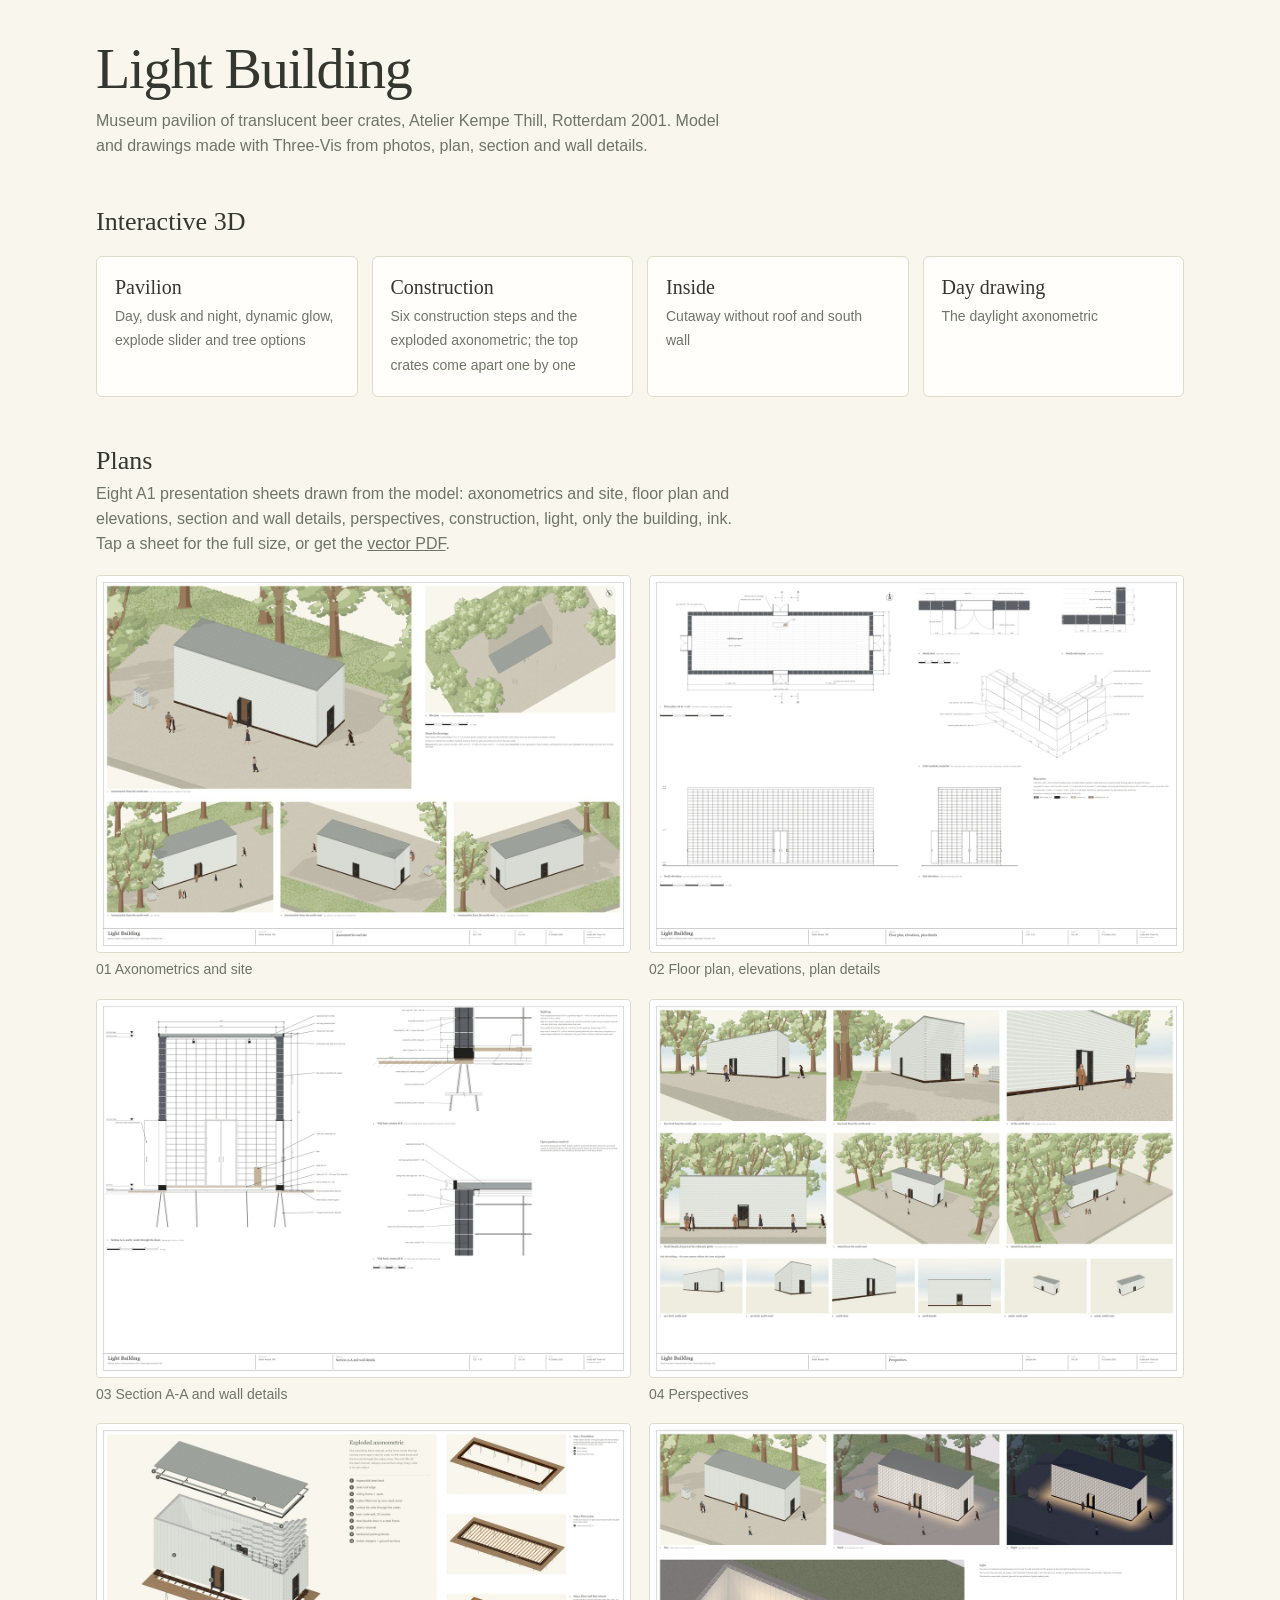
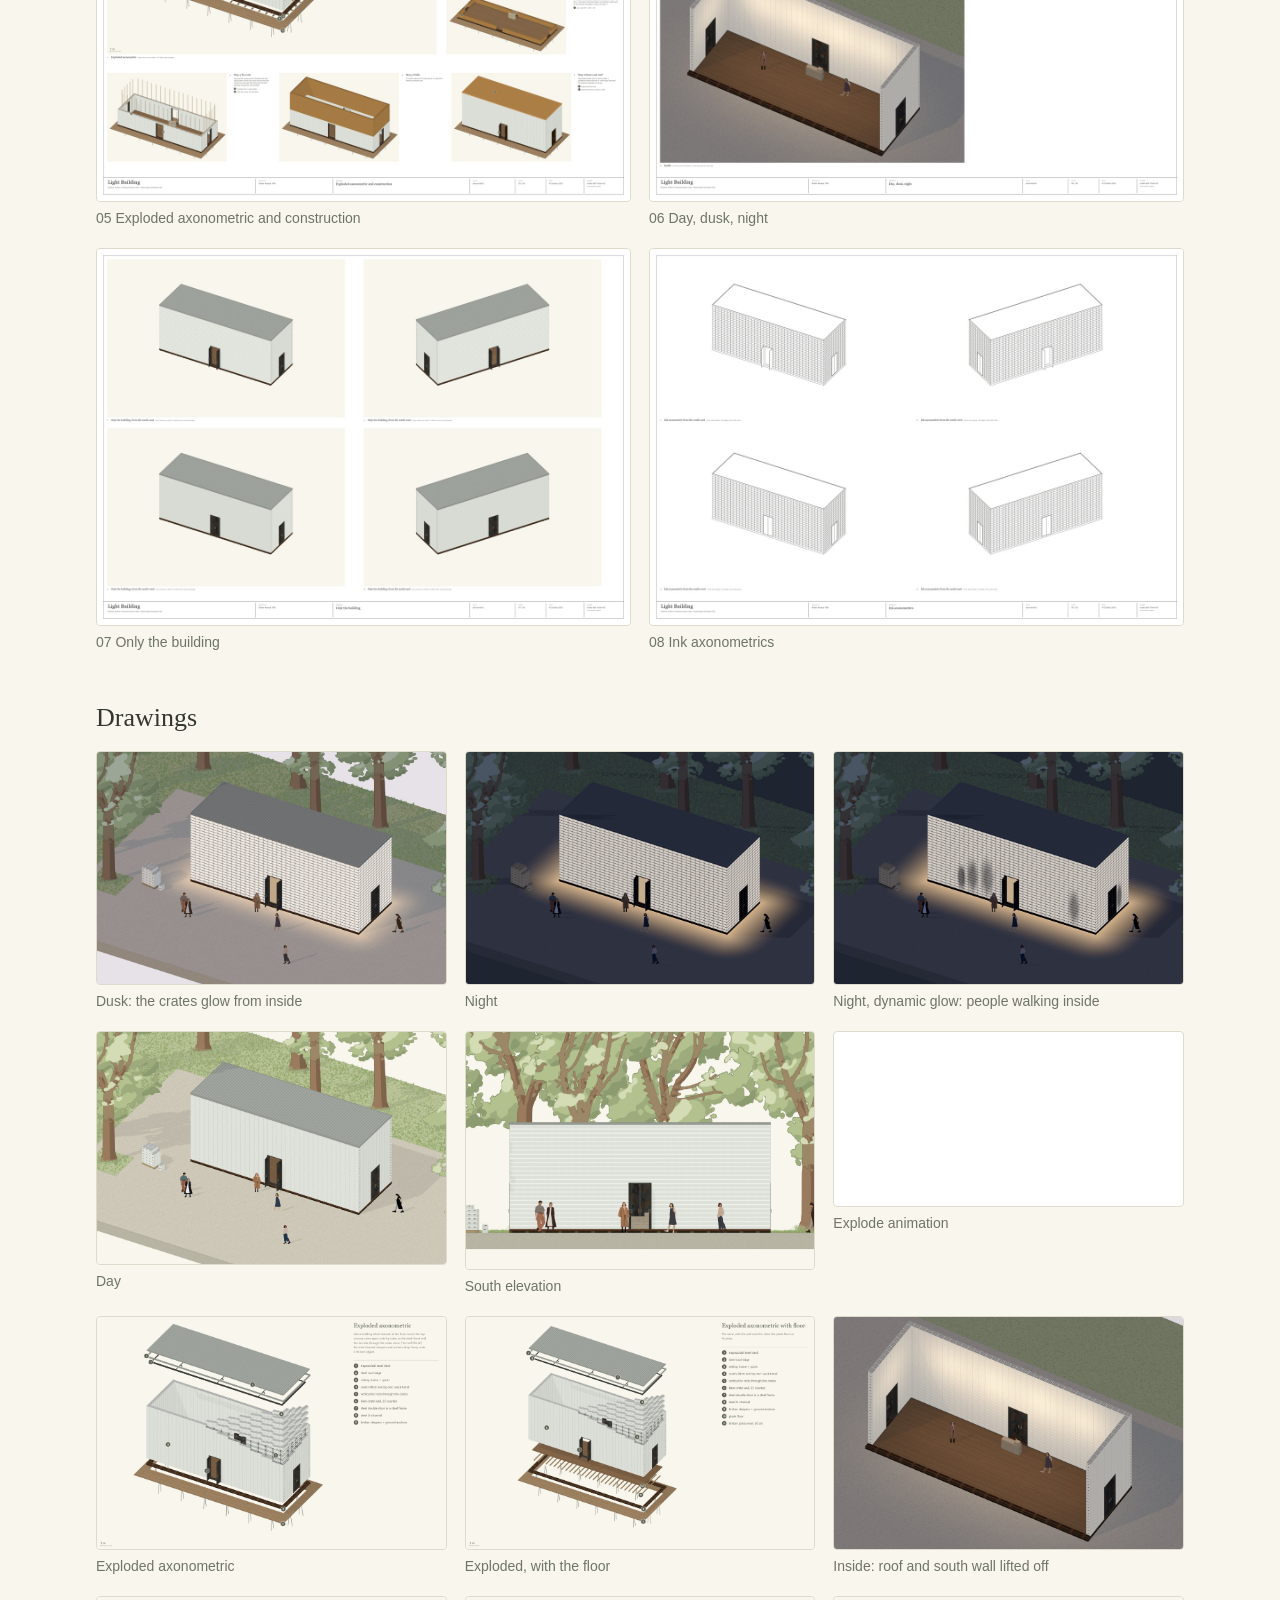
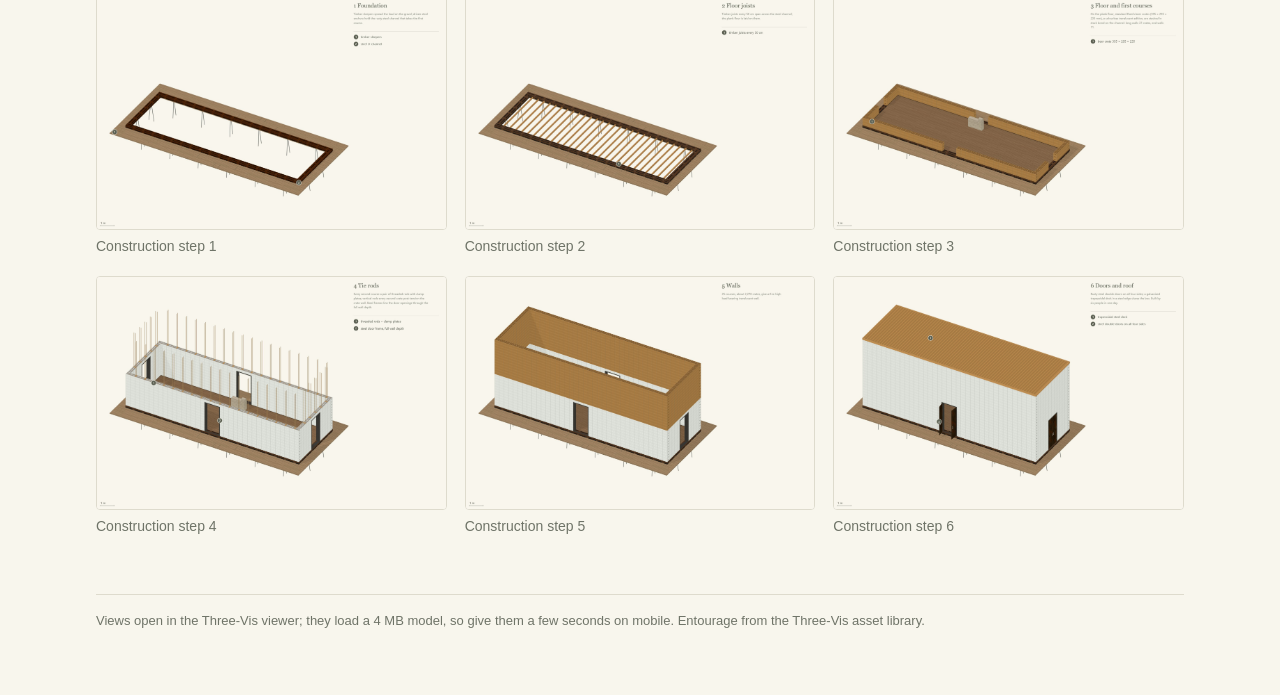
<file: index.html>
<!doctype html>
<html lang="en">
<head>
<meta charset="utf-8">
<meta name="viewport" content="width=device-width, initial-scale=1">
<title>Light Building</title>
<meta name="description" content="Axonometric drawings and interactive 3D views of the Light Building, Atelier Kempe Thill, Rotterdam 2001.">
<style>
  :root { --paper: #f8f6ed; --ink: #34372f; --muted: #6f7468; --rule: #dedbcd; --card: #fffefa; }
  @media (prefers-color-scheme: dark) { :root { --paper: #1d1f1b; --ink: #ecebe3; --muted: #a7aa9f; --rule: #3a3d36; --card: #262823; } }
  * { box-sizing: border-box; }
  body { margin: 0; background: var(--paper); color: var(--ink); font: 16px/1.55 "Segoe UI", "Helvetica Neue", Arial, sans-serif; }
  main { max-width: 1120px; margin: 0 auto; padding: 40px 16px 64px; }
  h1 { font: 400 clamp(34px, 6vw, 56px)/1.05 Georgia, "Times New Roman", serif; margin: 0 0 10px; letter-spacing: -0.02em; }
  h2 { font: 400 26px/1.2 Georgia, "Times New Roman", serif; margin: 48px 0 6px; }
  .lede { color: var(--muted); max-width: 640px; margin: 0; }
  .views { display: grid; grid-template-columns: repeat(auto-fill, minmax(240px, 1fr)); gap: 14px; margin-top: 18px; }
  .views a { display: block; padding: 18px; background: var(--card); border: 1px solid var(--rule); border-radius: 6px; color: inherit; text-decoration: none; }
  .views a:hover, .views a:focus-visible { border-color: var(--ink); }
  .views strong { display: block; font: 400 20px/1.25 Georgia, serif; margin-bottom: 4px; }
  .views span { color: var(--muted); font-size: 14px; }
  .gallery { display: grid; grid-template-columns: repeat(auto-fill, minmax(320px, 1fr)); gap: 18px; margin-top: 18px; }
  figure { margin: 0; }
  figure img, figure video { width: 100%; height: auto; display: block; border-radius: 4px; border: 1px solid var(--rule); background: #fff; }
  figcaption { color: var(--muted); font-size: 14px; margin-top: 6px; }
  .lede a, figure a { color: inherit; }
  .plans { grid-template-columns: repeat(auto-fill, minmax(420px, 1fr)); }
  @media (max-width: 480px) { .plans { grid-template-columns: 1fr; } }
  footer { color: var(--muted); font-size: 13px; margin-top: 56px; border-top: 1px solid var(--rule); padding-top: 16px; }
</style>
</head>
<body>
<main>
  <h1>Light Building</h1>
  <p class="lede">Museum pavilion of translucent beer crates, Atelier Kempe Thill, Rotterdam 2001. Model and drawings made with Three-Vis from photos, plan, section and wall details.</p>

  <h2>Interactive 3D</h2>
  <div class="views">
    <a href="pavilion/"><strong>Pavilion</strong><span>Day, dusk and night, dynamic glow, explode slider and tree options</span></a>
    <a href="construction/"><strong>Construction</strong><span>Six construction steps and the exploded axonometric; the top crates come apart one by one</span></a>
    <a href="inside/"><strong>Inside</strong><span>Cutaway without roof and south wall</span></a>
    <a href="day/"><strong>Day drawing</strong><span>The daylight axonometric</span></a>
  </div>

  <h2>Plans</h2>
  <p class="lede">Eight A1 presentation sheets drawn from the model: axonometrics and site, floor plan and elevations, section and wall details, perspectives, construction, light, only the building, ink. Tap a sheet for the full size, or get the <a href="plans/Light-Building-plan-set.pdf">vector PDF</a>.</p>
  <div class="gallery plans" id="plans"></div>

  <h2>Drawings</h2>
  <div class="gallery" id="gallery"></div>

  <footer>Views open in the Three-Vis viewer; they load a 4 MB model, so give them a few seconds on mobile. Entourage from the Three-Vis asset library.</footer>
</main>
<script>
  // sheets from plans/list.json (thumb, full, caption), written when the site is built
  fetch('plans/list.json').then(r => r.json()).then(items => {
    const plans = document.getElementById('plans');
    for (const { thumb, full, caption } of items) {
      const figure = document.createElement('figure'), link = document.createElement('a'), img = document.createElement('img');
      Object.assign(link, { href: 'plans/' + full }); Object.assign(img, { src: 'plans/' + thumb, alt: caption, loading: 'lazy' });
      const text = document.createElement('figcaption'); text.textContent = caption;
      link.append(img); figure.append(link, text); plans.append(figure);
    }
  });
  // filled from images/list.json (file, caption), written when the site is built
  fetch('images/list.json').then(r => r.json()).then(items => {
    const gallery = document.getElementById('gallery');
    for (const { file, caption } of items) {
      const figure = document.createElement('figure');
      const media = document.createElement(file.endsWith('.mp4') ? 'video' : 'img');
      if (media.tagName === 'VIDEO') Object.assign(media, { src: 'images/' + file, autoplay: true, loop: true, muted: true, playsInline: true });
      else Object.assign(media, { src: 'images/' + file, alt: caption, loading: 'lazy' });
      const text = document.createElement('figcaption'); text.textContent = caption;
      figure.append(media, text); gallery.append(figure);
    }
  });
</script>
</body>
</html>
</file>
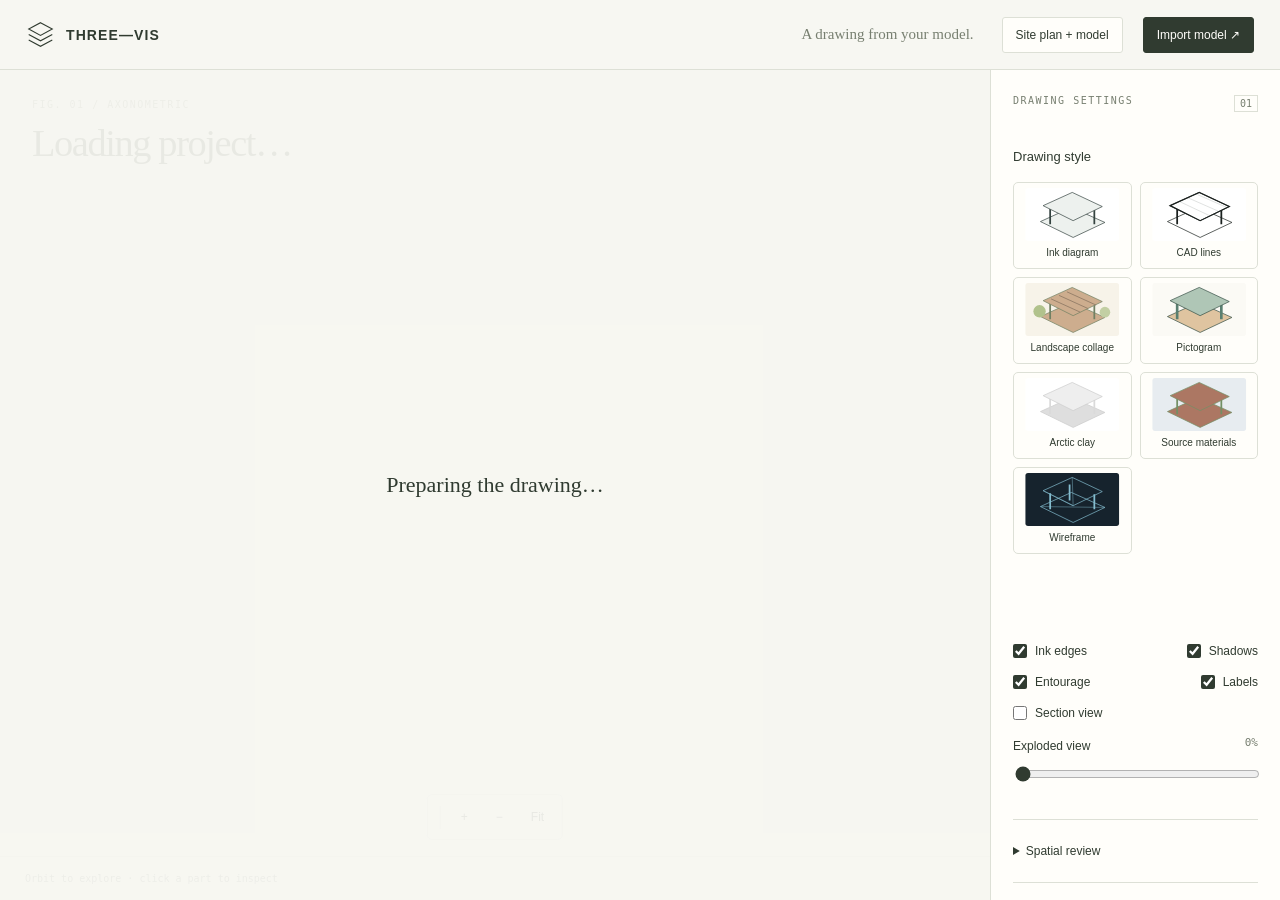
<file: construction/index.html>
<!doctype html>
<html lang="en">
<head><script>if(!new URLSearchParams(location.search).has("project")){const u=new URL(location.href);u.searchParams.set("project","./drawing/project.json");location.replace(u)}</script>
  <meta charset="UTF-8" />
  <meta name="viewport" content="width=device-width, initial-scale=1" />
  <meta name="theme-color" content="#f7f7f2" />
  <title>Three-Vis · Visualization studio</title>
  <script type="module" crossorigin src="./assets/index-Dm8mKTQe.js"></script>
  <link rel="modulepreload" crossorigin href="./assets/project-XMrHUXPR.js">
  <link rel="modulepreload" crossorigin href="./assets/people-BdehatUe.js">
  <link rel="stylesheet" crossorigin href="./assets/index-C4XE0jFF.css">
</head>
<body data-offline-viewer="true">
  <main id="app">
    <header class="topbar">
      <a class="brand" href="./" aria-label="Three-Vis home"><svg viewBox="0 0 32 32" aria-hidden="true"><path d="M16 3 29 10 16 17 3 10Z M3 16 16 23 29 16 M3 22 16 29 29 22"/></svg><span>THREE—VIS</span></a>
      <span class="topbar-caption">A drawing from your model.</span>
      <nav id="example-nav" aria-label="Example studies" hidden><a data-example="collage">Garden</a><a data-example="pavilion">Assembly</a><a data-example="pictogram">Pictogram</a></nav>
      <button id="library-button" hidden>Asset library</button>
      <button id="site-button">Site plan + model</button>
      <button id="import-button" class="primary">Import model <span aria-hidden="true">↗</span></button>
      <input id="file-input" type="file" multiple hidden />
    </header>
    <section class="work-area">
      <section class="drawing" aria-label="Drawing sheet">
        <div class="sheet-heading"><span class="eyebrow" id="sheet-number">FIG. 01 / AXONOMETRIC</span><h1 id="title">Loading project…</h1><p id="subtitle"></p><div id="sequence-bar" hidden aria-label="Assembly sequence"><span id="sequence-caption"></span><div id="sequence-buttons"></div></div></div>
        <div id="viewport"></div>
        <div id="loading" role="status">Preparing the drawing…</div><div id="explode-rail" hidden><span class="rail-label">Explode</span><input id="explode-drag" type="range" min="0" max="100" value="0" aria-label="Explode: slide to take the building apart" /><button id="explode-play" aria-label="Play the explode animation">▶</button></div>
        <div class="drawing-tools" aria-label="View controls"><div id="views"></div><span class="separator"></span><button id="zoom-in" aria-label="Zoom in">+</button><button id="zoom-out" aria-label="Zoom out">−</button><button id="fit">Fit</button></div>
        <div class="sheet-footer"><span id="selection">Orbit to explore · click a part to inspect</span><span id="stats"></span></div>
      </section>
      <aside class="settings" aria-label="Visualization settings">
        <div class="panel-heading"><span class="eyebrow">DRAWING SETTINGS</span><span class="small-tag">01</span></div>
        <section class="control-section"><h2>Drawing style</h2><label for="look" class="sr-only">Drawing style</label><select id="look" class="sr-only"><option value="diagram">Ink diagram</option><option value="cad">CAD lines</option><option value="collage">Landscape collage</option><option value="pictogram">Pictogram</option><option value="clay">Arctic clay</option><option value="original">Source materials</option><option value="wireframe">Wireframe</option></select><div id="style-cards" aria-label="Drawing styles"></div><p id="look-description" class="small-copy"></p><div class="check-row"><label><input type="checkbox" id="edges" checked /> Ink edges</label><label><input type="checkbox" id="shadows" checked /> Shadows</label></div><div class="check-row"><label><input type="checkbox" id="entourage" checked /> Entourage</label><label><input type="checkbox" id="annotations" checked /> Labels</label></div><label id="triangles-row" class="check-label" hidden><input type="checkbox" id="triangles" /> Show mesh triangles</label><div id="pen-options" hidden><div class="check-row"><label><input type="checkbox" id="outline" /> Outline</label><label><input type="checkbox" id="grain" /> Ground grain</label></div><label class="check-label"><input type="checkbox" id="line-staffage" /> Line staffage (vector trees, people)</label></div><label class="check-label"><input type="checkbox" id="section" /> Section view</label><div id="time-row" hidden><h3 class="control-label">Time of day</h3><div id="times" class="segmented" role="group" aria-label="Time of day"></div><label class="check-label" id="dynamic-row" hidden><input type="checkbox" id="dynamic" /> Dynamic glow: flicker, people inside</label></div><label for="explode">Exploded view <output id="explode-value">0%</output></label><input id="explode" type="range" min="0" max="100" value="0" /><div id="explode-groups" class="check-row" hidden></div></section>
        <details id="pen-section" class="control-section" hidden><summary>Line weights <span class="muted">mm</span></summary><div id="pens"></div><label for="pen-scale" class="pen-scale-label">Line scale <output id="pen-scale-value"></output></label><input id="pen-scale" type="range" min="3" max="20" step="0.5" value="7.5" /><label for="outline-step" class="pen-scale-label">Outline depth step <output id="outline-step-value"></output></label><input id="outline-step" type="range" min="0.02" max="1" step="0.01" value="0.15" /><p class="small-copy">Outline: contours of volumes. Edge: other model lines. Fine: dense or small parts (crates, window bars, hardware). Each layer picks its pen under Layers; Auto uses Fine for dense or small parts.</p></details><details id="layout-section" class="control-section spatial-review"><summary>Spatial review</summary><p id="layout-status" class="small-copy" role="status"></p><button id="check-layout">Check layout</button><label class="check-label"><input id="layout-markers" type="checkbox" /> Show conflict markers</label><ol id="layout-findings"></ol><ul id="layout-warnings"></ul><p class="small-copy">Checks walking routes, tree roots and tagged people’s footing. Review findings against the intended design.</p></details>
        <section class="control-section" id="show-section"><h2>Show</h2><div id="layer-groups"></div><div id="kinds"></div><div id="variant-row" hidden><h3 class="control-label">Trees</h3><div id="variants" class="segmented wrap" role="group" aria-label="Tree option"></div></div><label id="tree-opacity-row" hidden>Tree opacity <output id="tree-opacity-value">1.00</output><input id="tree-opacity" type="range" min="0.2" max="1" step="0.05" value="1" /></label><button id="only-building" class="quiet">Only the building</button></section><details class="control-section"><summary>Layers <span class="muted" id="layer-count"></span></summary><div id="layers"></div></details>
        <section class="control-section" id="scatter-section" hidden><h2>Planting scatter</h2><div id="scatter-areas"></div><p class="small-copy">Collage and source looks. Adaptive size grows distant plants so they stay readable instead of turning into pixel noise.</p></section>
        <section class="control-section" id="step-section" hidden><h2>Sequence</h2><div class="step-tools"><button id="prev-step" aria-label="Previous step">←</button><span id="step-counter"></span><button id="next-step" aria-label="Next step">→</button></div><h3 id="step-title"></h3><p class="small-copy" id="step-text"></p><button id="overview">Show overview</button></section>
        <section class="control-section"><h2>Export drawing</h2><div class="export-size"><label>Width<input id="export-width" type="number" min="64" max="8192" value="2400" /></label><span>×</span><label>Height<input id="export-height" type="number" min="64" max="8192" value="1800" /></label></div><label for="export-background">Background</label><select id="export-background"><option value="paper">Paper (drawing colour)</option><option value="white">White</option><option value="transparent">Transparent</option></select><label for="export-quality">Quality</label><select id="export-quality"><option value="standard">Standard</option><option value="high">High (2× supersampled)</option><option value="ultra">Ultra (3× supersampled)</option></select><div class="button-row"><button id="export-png" class="primary">Save PNG ↗</button><button id="export-svg">Save SVG ↗</button></div><button id="save-project" class="quiet">Save drawing settings</button></section>
        <details class="control-section import-settings"><summary>Import settings</summary><p class="small-copy">Set source units and orientation before importing. Include textures and sidecar files in the selection.</p><label for="import-units">Source units</label><select id="import-units"><option value="m">Metres</option><option value="mm">Millimetres</option><option value="cm">Centimetres</option><option value="ft">Feet</option><option value="in">Inches</option><option value="auto">Read from Rhino 3DM</option></select><label for="import-up">Up axis</label><select id="import-up"><option value="Y">Y up (glTF)</option><option value="Z">Z up (Rhino / CAD)</option></select></details>
        <details id="warnings-section" class="control-section" hidden><summary>Import notes</summary><ul id="warnings"></ul></details>
        <div class="panel-footnote">Imported geometry. Your drawing language.</div>
      </aside>
    </section>
    <div id="message" role="status" hidden></div>
  </main>
  <dialog id="library-dialog" aria-labelledby="library-title">
    <div class="library-heading"><div><span class="eyebrow">BIBLIOTHEK / STAFFAGE</span><h2 id="library-title">Choose an existing asset</h2></div><button id="library-close" aria-label="Close asset library">Close</button></div>
    <form id="library-search-form" class="library-filters"><label>Search<input id="library-query" type="search" placeholder="People, trees, furniture…" /></label><label>Category<select id="library-category"><option value="">All categories</option></select></label><label>Style<select id="library-style"><option value="">All styles</option></select></label><button type="submit">Search</button></form>
    <div class="library-options"><label class="check-label"><input id="library-usable" type="checkbox" checked /> Show formats Three-Vis can use</label><label>Collection<select id="library-collection"><option value="">All collections</option></select></label><label>Pose<select id="library-pose"><option value="">Any pose</option><option>standing</option><option>walking</option><option>sitting</option><option>running</option><option>lying</option><option>cycling</option></select></label><label>Facing<select id="library-facing"><option value="">Any facing</option><option>left</option><option>right</option><option>front</option><option>back</option></select></label><label>Drawing<select id="library-drawing"><option value="">Any drawing</option><option>figurative</option><option>character</option><option>silhouette</option><option>line</option></select></label></div>
    <p id="library-status" class="small-copy" role="status"></p><div id="library-results"></div>
    <div class="library-pagination"><button id="library-prev">Previous</button><span id="library-page" class="small-copy"></span><button id="library-next">Next</button></div>
    <form id="library-place-form" hidden>
      <h3 id="library-selected"></h3><p id="library-source" class="small-copy"></p>
      <div class="library-placement"><label>Use as<select id="library-use"><option value="person">Person</option><option value="tree">Tree</option><option value="planting">Plant</option><option value="entourage">Other entourage</option><option value="texture">Layer texture</option><option value="model">3D model</option></select></label><label id="library-height-label">Height (m)<input id="library-height" type="number" min="0.01" step="0.01" value="1.75" required /></label><label>X (m)<input id="library-x" type="number" step="any" value="0" required /></label><label>Y (m)<input id="library-y" type="number" step="any" value="0" required /></label><label>Z (m)<input id="library-z" type="number" step="any" value="0" required /></label><label>Rotation (°)<input id="library-rotation" type="number" step="any" value="0" required /></label></div>
      <div id="library-texture-controls" class="library-placement" hidden><label>Layer<select id="library-layer"></select></label><label>Repeat<input id="library-repeat" type="number" min="0.01" max="10000" step="any" value="4" /></label><label>Tile width (m)<input id="library-texture-size" type="number" min="0.001" max="1000" step="any" placeholder="unscaled" /></label><label><input id="library-hatch" type="checkbox" checked /> Line hatch for diagram</label></div>
      <div id="library-model-controls" class="library-placement" hidden><label>Source units<select id="library-units"><option value="m">Metres</option><option value="mm">Millimetres</option><option value="cm">Centimetres</option><option value="auto">Rhino document units</option></select></label><label>Source up axis<select id="library-up"><option value="Y">Y up</option><option value="Z">Z up</option></select></label></div>
      <div id="library-human-controls" class="library-placement" hidden><label>Pose<select id="library-human-pose"><option value="">Not set</option><option>standing</option><option>walking</option><option>sitting</option><option>running</option><option>lying</option><option>cycling</option></select></label><label>Facing<select id="library-human-facing"><option value="">Not set</option><option>left</option><option>right</option><option>front</option><option>back</option></select></label><label>Age<select id="library-human-age"><option value="">Not set</option><option>child</option><option>adult</option><option>elderly</option></select></label><label>Figures<select id="library-human-grouping"><option value="">Not set</option><option>single</option><option>group</option></select></label><label>Drawing<select id="library-human-drawing"><option value="">Not set</option><option>figurative</option><option>character</option><option>silhouette</option><option>line</option></select></label><button id="library-human-save" type="button">Save person tags</button></div>
      <div class="button-row"><button id="library-add" class="primary" type="submit">Add to drawing</button></div><p id="library-save-status" class="small-copy" role="status"></p>
    </form>
  </dialog>
  <dialog id="site-dialog" aria-labelledby="site-title">
    <div class="library-heading"><h2 id="site-title">Combine a site plan and model</h2><button id="site-close" type="button">Close</button></div>
    <form id="site-form">
      <p class="small-copy">Use an image of the site plan or a CAD plan. Set the full plan size in metres, then mark the building spot. Source models remain intact.</p>
      <div class="site-inputs"><label>Plan image<input id="site-image" type="file" accept="image/png,image/jpeg,image/webp,image/svg+xml" /></label><label>Building model + sidecars (optional)<input id="site-model-files" type="file" multiple /></label><label>CAD site plan + sidecars (optional)<input id="site-cad-files" type="file" multiple /></label><button id="site-prepare" type="button">Read model files</button></div>
      <p class="small-copy">New CAD files use the source units/up axis in Import settings; 3DM reads document units. Read new model files before combining.</p>
      <div class="library-placement"><label>Building model<select id="site-building"></select></label><label>CAD site-plan model<select id="site-cad-model"></select></label><label>Placement<select id="site-placement-mode"><option value="point">Clicked point</option><option value="cad">Named CAD marker layer</option></select></label><label>CAD marker layer<select id="site-marker-layer"></select></label><label>Plan width (m)<input id="site-width" type="number" min="0.01" step="any" value="40" required /></label><label>Plan depth (m)<input id="site-depth" type="number" min="0.01" step="any" value="30" required /></label><label>Ground elevation (m)<input id="site-elevation" type="number" step="any" value="0" required /></label><label>Model yaw (°)<input id="site-yaw" type="number" step="any" value="0" required /></label><label>Grass coverage<select id="site-grass"><option value="regions">Marked grass areas</option><option value="all">Whole site except exclusions</option><option value="none">Keep the plan alone</option></select></label></div>
      <p class="small-copy">Model anchor is a point in normalized Y-up metres before placement. Its origin is the default; use the model's known ground anchor if different.</p>
      <div class="library-placement"><label>Plan yaw (degrees)<input id="site-plan-yaw" type="number" step="any" value="0" required /></label><label>Terrain model<select id="site-terrain-model"><option value="">Flat floor</option></select></label><label>Terrain surface layer<select id="site-terrain-layer"></select></label><label>Plan offset above terrain (m)<input id="site-terrain-offset" type="number" min="0" max="1" step="0.001" value="0.01" required /></label></div>
      <p class="small-copy">Choose an imported terrain surface to drape the floor, masks and plants onto its mesh. Terrain holes remain open; placement must lie on the selected surface.</p>
      <div class="library-placement"><label>Anchor X (m)<input id="site-anchor-x" type="number" step="any" value="0" required /></label><label>Anchor Y (m)<input id="site-anchor-y" type="number" step="any" value="0" required /></label><label>Anchor Z (m)<input id="site-anchor-z" type="number" step="any" value="0" required /></label><label>Marker U (0–1)<input id="site-u" type="number" min="0" max="1" step="any" /></label><label>Marker V (0–1)<input id="site-v" type="number" min="0" max="1" step="any" /></label><label>Mark on plan<select id="site-tool"><option value="marker">Building spot</option><option value="grass">Grass region</option><option value="water">Water region</option><option value="exclude">Road / no planting region</option></select></label></div>
      <canvas id="site-canvas" width="900" height="675" aria-label="Site plan placement and vegetation areas"></canvas>
      <p class="small-copy">Click a building spot. For regions, click the polygon corners and finish the region. Mark roads and paved areas as exclusions. U/V starts at the image's top-left.</p>
      <div class="button-row"><button id="site-finish-region" type="button">Finish region</button><button id="site-clear-regions" type="button">Clear regions</button></div>
      <div class="library-placement"><label>Scatter an existing plant<select id="site-plant"></select></label><label>Plant spacing (m)<input id="site-spacing" type="number" min="0.2" step="any" value="2" required /></label></div>
      <label>Maximum plants<input id="site-max-plants" type="number" min="1" max="2000" step="1" value="300" required /></label>
      <p id="site-status" class="small-copy" role="status"></p><button id="site-apply" class="primary" type="submit">Combine and grow vegetation</button>
      <p class="small-copy">Browser imports stay local. Save drawing settings and retain the original files, or use the site-plan CLI command for a portable project.</p>
    </form>
  </dialog>
</body>
</html>
</file>
<file: construction/assets/index-C4XE0jFF.css>
:root{color:#303b30;font-synthesis:none;--ink:#303b30;--rule:#dde0d6;--muted:#777f70;--accent:#2d5cdb;background:#f7f7f2;font-family:Arial,Helvetica,sans-serif}*{box-sizing:border-box}body{margin:0}button,input,select{font:inherit}button,a,select,input{outline-offset:4px}button{border:1px solid var(--rule);color:var(--ink);cursor:pointer;white-space:nowrap;background:#fffefa;border-radius:3px;padding:10px 13px;font-size:12px}button:hover{border-color:var(--ink)}button:disabled{opacity:.4;cursor:default}button.active,.primary{background:var(--ink);color:#fffefa;border-color:var(--ink)}input[type=checkbox]{accent-color:var(--ink);width:14px;height:14px;margin:0}input[type=range]{width:100%;accent-color:var(--ink);margin-top:12px}select,input[type=number]{border:1px solid var(--rule);width:100%;color:var(--ink);background:#fffefa;border-radius:3px;padding:10px 9px;font-size:12px}select{margin-top:8px}h1,h2,h3,p{margin:0}h1{letter-spacing:-1.4px;font-family:Georgia,serif;font-size:clamp(28px,3vw,43px);font-weight:400;line-height:1.1}h2{margin-bottom:18px;font-size:13px;font-weight:500}h3{margin:16px 0 8px;font-family:Georgia,serif;font-size:19px;font-weight:400}label,summary{cursor:pointer;font-size:12px}.topbar{border-bottom:1px solid var(--rule);justify-content:space-between;align-items:center;gap:20px;height:70px;padding:0 26px;display:flex}.brand{color:var(--ink);letter-spacing:1.1px;align-items:center;gap:11px;font-size:14px;font-weight:600;text-decoration:none;display:flex}.brand svg{fill:none;width:29px;height:29px;stroke:var(--ink);stroke-width:1.2px}.topbar-caption{color:var(--muted);margin-left:auto;margin-right:25px;font-family:Georgia,serif;font-size:15px}.work-area{grid-template-columns:minmax(0,1fr) 290px;height:calc(100dvh - 70px);min-height:580px;display:grid}.drawing{position:relative;overflow:hidden}.sheet-heading{z-index:2;pointer-events:none;position:absolute;top:29px;left:32px}.eyebrow{letter-spacing:1.5px;color:var(--muted);margin-bottom:12px;font-family:monospace;font-size:10px;display:block}.sheet-heading p{color:var(--muted);max-width:500px;margin-top:10px;font-size:12px;line-height:1.5}#viewport{position:absolute;inset:105px 0 46px}#viewport canvas{touch-action:none;width:100%;height:100%;display:block}.annotation-layer{pointer-events:none;width:100%;height:100%;position:absolute;inset:0}.drawing-tools{border:1px solid var(--rule);background:#fffefaed;border-radius:5px;align-items:center;gap:2px;padding:5px;display:flex;position:absolute;bottom:60px;left:50%;transform:translate(-50%);box-shadow:0 2px 12px #303b3008}.drawing-tools #views{gap:2px;display:flex}.drawing-tools button{background:0 0;border-color:#0000;padding:9px 12px}.drawing-tools button.active{background:var(--ink);color:#fff}.separator{background:var(--rule);width:1px;height:23px;margin:0 5px}.sheet-footer{color:var(--muted);border-top:1px solid var(--rule);justify-content:space-between;gap:12px;padding:16px 25px;font-family:monospace;font-size:10px;display:flex;position:absolute;bottom:0;left:0;right:0}.settings{border-left:1px solid var(--rule);background:#fffefa;padding:25px 22px 0;overflow-y:auto}.panel-heading{justify-content:space-between;align-items:flex-start;margin-bottom:10px;display:flex}.small-tag{color:var(--muted);border:1px solid var(--rule);padding:2px 5px;font-family:monospace;font-size:10px}.control-section{border-bottom:1px solid var(--rule);padding:21px 0}.check-row{justify-content:space-between;margin:17px 0;display:flex}.check-row label,.check-label,.layer-row label{align-items:center;gap:8px;display:flex}.check-label{margin:13px 0 16px}output{float:right;color:var(--muted);font-family:monospace;font-size:11px}.layer-row{justify-content:space-between;align-items:center;gap:10px;margin:14px 0;display:flex}.layer-swatch{background:#d0d8c4;border:1px solid #303b3022;border-radius:50%;flex-shrink:0;width:9px;height:9px}.muted{color:var(--muted);float:right;font-family:monospace;font-size:11px}.small-copy{color:var(--muted);font-size:12px;line-height:1.65}.step-tools{justify-content:space-between;align-items:center;font-family:monospace;font-size:11px;display:flex}.step-tools button{padding:6px 12px}#overview{margin-top:15px}.export-size{align-items:end;gap:10px;display:flex}.export-size label{min-width:0}.export-size input{margin-top:7px}.export-size span{color:var(--muted);padding-bottom:11px}.button-row{gap:8px;margin:14px 0;display:flex}.button-row button{flex:1}.quiet{background:0 0;width:100%}.panel-footnote{color:var(--muted);padding:24px 0;font-family:Georgia,serif;font-size:12px}#explode-rail{z-index:3;border:1px solid var(--rule);background:#fffefaed;border-radius:5px;flex-direction:column;align-items:center;gap:10px;padding:12px 8px;display:flex;position:absolute;top:50%;right:18px;transform:translateY(-50%);box-shadow:0 2px 12px #303b3008}#explode-rail[hidden]{display:none}#explode-rail .rail-label{letter-spacing:1px;color:var(--muted);text-transform:uppercase;font-family:monospace;font-size:10px}#explode-drag{writing-mode:vertical-lr;direction:rtl;width:24px;height:min(280px,38dvh);margin:0}#explode-play{width:34px;height:34px;padding:0;font-size:12px}.segmented{gap:4px;margin:8px 0 4px;display:flex}.segmented.wrap{flex-wrap:wrap}.segmented.wrap button{flex:40%}#layer-groups,#kinds{grid-template-columns:1fr 1fr;gap:10px 12px;margin:4px 0 14px;display:grid}#layer-groups label,#kinds label{align-items:center;gap:8px;display:flex}#only-building{margin-top:12px}.segmented button{flex:1;padding:8px 6px}.control-label{margin:18px 0 0;font-family:inherit;font-size:12px}#explode-groups{flex-wrap:wrap;gap:10px;margin:12px 0 0}#explode-groups label{align-items:center;gap:8px;display:flex}#loading{z-index:4;background:#f7f7f2ed;place-items:center;font-family:Georgia,serif;font-size:22px;display:grid;position:absolute;inset:0}#loading[hidden]{display:none}#message{color:#fffefa;z-index:20;background:#303b30;border-radius:4px;max-width:min(500px,100vw - 40px);padding:15px 20px;font-size:13px;line-height:1.6;position:fixed;bottom:20px;left:20px}#message.error{background:#763e2e}#warnings{color:#6b715f;padding-left:15px;font-size:11px;line-height:1.6}summary{padding:3px 0}.import-settings label{margin-top:13px;display:block}.import-settings .small-copy{margin-top:14px}body.capture .topbar,body.capture .settings,body.capture .sheet-heading,body.capture .drawing-tools,body.capture .sheet-footer{display:none}body.capture .work-area{height:100dvh;min-height:0;display:block}body.capture .drawing{height:100dvh}body.capture #viewport{inset:0}@media (width<=780px){.topbar{height:60px;padding:0 16px}.topbar-caption{display:none}.work-area{grid-template-columns:1fr;height:auto;min-height:0}.drawing{height:70dvh;min-height:480px}.sheet-heading{top:24px;left:20px}.sheet-heading p{max-width:calc(100vw - 45px);font-size:11px}.settings{border-left:0;border-top:1px solid var(--rule);grid-template-columns:1fr 1fr;gap:0 24px;padding:22px;display:grid}.panel-heading,.panel-footnote{grid-column:1/-1}.drawing-tools{max-width:calc(100vw - 20px);bottom:63px}.drawing-tools button{padding:8px 9px;font-size:11px}.sheet-footer{padding:14px 16px;font-size:9px}#stats{display:none}#viewport{inset:120px 0 44px}}@media (width<=420px){.settings{display:block}.drawing-tools button{padding:8px 6px}.drawing{height:65dvh;min-height:430px}h1{font-size:29px}.topbar .primary{font-size:11px}.brand{font-size:12px}}#example-nav{border:1px solid var(--rule);border-radius:22px;align-items:center;gap:2px;padding:4px;display:flex}#example-nav[hidden]{display:none}#example-nav a{color:var(--muted);white-space:nowrap;border-radius:18px;padding:7px 12px;font-size:11px;text-decoration:none}#example-nav a:hover{color:var(--ink)}#example-nav a[aria-current=page]{background:var(--ink);color:#fffefa}.topbar-caption{margin-right:8px}@media (width<=780px){.topbar{flex-wrap:wrap;gap:10px;height:auto;min-height:60px;padding:12px 16px}.topbar #import-button{margin-left:auto}#example-nav{order:3;justify-content:center;margin:auto}}.spatial-review .small-copy,.spatial-review button{margin-top:14px}#layout-findings,#layout-warnings{overflow-wrap:anywhere;padding-left:18px;font-size:11px;line-height:1.6}#layout-findings li,#layout-warnings li{margin-top:8px}#layout-findings{color:#8b4938}#layout-warnings{color:var(--muted)}#sequence-bar{max-width:calc(100vw - 45px);margin-top:14px}#sequence-bar[hidden]{display:none}#sequence-caption{letter-spacing:.6px;color:var(--muted);margin-bottom:7px;font-family:monospace;font-size:10px;display:block}#sequence-buttons{flex-wrap:wrap;gap:5px;display:flex}#sequence-buttons button{pointer-events:auto;-webkit-backdrop-filter:blur(5px);backdrop-filter:blur(5px);background:#fffdf8e8;padding:7px 10px;font-size:10px}#sequence-buttons button[aria-pressed=true]{color:#fffdf8;background:#3b4946;border-color:#3b4946}body.capture #sequence-bar{display:none}@media (width<=780px){#sequence-buttons button{padding:5px 7px;font-size:9px}body:has(#sequence-bar:not([hidden])) #viewport{top:184px}}.sr-only{clip:rect(0,0,0,0)!important;white-space:nowrap!important;border:0!important;width:1px!important;height:1px!important;margin:-1px!important;padding:0!important;position:absolute!important;overflow:hidden!important}#style-cards{grid-template-columns:1fr 1fr;gap:8px;display:grid}.style-card{white-space:normal;border-radius:5px;flex-direction:column;align-items:stretch;gap:6px;min-width:0;padding:5px 5px 9px;font-size:10px;display:flex}.style-card svg{border-radius:3px;width:100%;height:53px;display:block}.style-card.active{color:#273829;background:#e9eee6;border:1px solid #576b54;box-shadow:0 0 0 1px #576b54}.style-card span{min-height:12px}#look-description{min-height:60px;margin-top:13px}#triangles-row[hidden]{display:none}.drawing[data-look=wireframe] .sheet-heading,.drawing[data-look=wireframe] .eyebrow{color:#d2e5ed}.drawing[data-look=wireframe] .sheet-heading p,.drawing[data-look=wireframe] .sheet-footer{color:#91a9b6}.drawing[data-look=wireframe] .sheet-footer{border-color:#304450}@media (width<=780px){body:has(#sequence-bar:not([hidden])) #viewport{top:260px}body:has(#sequence-bar:not([hidden])) .drawing{height:82dvh;min-height:620px}}#library-button[hidden],#library-place-form[hidden],#library-texture-controls[hidden],#library-model-controls[hidden],#library-height-label[hidden]{display:none}.library-options{justify-content:space-between;align-items:center;gap:16px;margin-top:10px;display:flex}.library-options>label:last-child{width:190px;font-size:11px}.library-options select{margin-top:5px}@media (width<=600px){.library-options{flex-direction:column;align-items:start;gap:0}.library-options>label:last-child{width:100%}}#library-dialog{border:1px solid var(--rule);width:min(820px,100vw - 28px);max-height:calc(100dvh - 32px);color:var(--ink);background:#fffefa;border-radius:8px;padding:26px;overflow:auto}#library-dialog::backdrop{-webkit-backdrop-filter:blur(3px);backdrop-filter:blur(3px);background:#17241bcc}.library-heading{justify-content:space-between;align-items:start;gap:18px;display:flex}.library-heading h2{margin:0 0 22px;font-family:Georgia,serif;font-size:26px}.library-filters{grid-template-columns:2fr 1fr 1fr auto;align-items:end;gap:12px;display:grid}.library-filters label,.library-placement label{min-width:0;font-size:11px;display:block}.library-filters input{border:1px solid var(--rule);width:100%;min-width:0;color:var(--ink);background:#fff;border-radius:3px;margin-top:8px;padding:10px 9px;font-size:12px}#library-results{grid-template-columns:repeat(4,minmax(0,1fr));gap:12px;margin-top:16px;display:grid}.library-card{white-space:normal;text-align:left;flex-direction:column;align-items:stretch;gap:7px;min-width:0;padding:10px;display:flex}.library-card[aria-pressed=true]{background:#edf1e8;border-color:#576b54;box-shadow:0 0 0 1px #576b54}.library-card img,.library-placeholder{object-fit:contain;background:repeating-conic-gradient(#f4f2eb 0% 25%,#fffdf8 0% 50%) 50%/16px 16px;width:100%;height:115px}.library-placeholder{color:var(--muted);place-items:center;font-size:11px;display:grid}.library-card strong{overflow-wrap:anywhere;font-size:11px;font-weight:500;line-height:1.35}.library-card span{color:var(--muted);font-size:10px;line-height:1.4}.library-pagination{justify-content:space-between;align-items:center;gap:12px;margin:16px 0;display:flex}.library-placement{grid-template-columns:repeat(3,minmax(0,1fr));gap:12px;margin:15px 0;display:grid}.library-placement input{margin-top:8px}#library-place-form{border-top:1px solid var(--rule)}#library-save-status,#library-source{overflow-wrap:anywhere}body.capture #library-dialog{display:none}@media (width<=600px){#library-dialog{padding:18px}.library-filters{grid-template-columns:1fr 1fr}.library-filters label:first-child{grid-column:1/-1}#library-results,.library-placement{grid-template-columns:repeat(2,minmax(0,1fr))}.library-heading h2{font-size:22px}#library-button{margin-left:auto}.topbar #import-button{margin-left:0}}#site-dialog{border:1px solid var(--rule);width:min(940px,100vw - 32px);max-height:90dvh;color:var(--ink);background:#fffefa;border-radius:8px;padding:26px}#site-dialog::backdrop{-webkit-backdrop-filter:blur(3px);backdrop-filter:blur(3px);background:#17251a66}.site-inputs{grid-template-columns:repeat(2,minmax(0,1fr));gap:16px;margin:18px 0;display:grid}.site-inputs label{gap:8px;min-width:0;display:grid}.site-inputs input{max-width:100%;font-size:12px}#site-canvas{border:1px solid var(--rule);cursor:crosshair;width:100%;height:auto;display:block}#site-status{overflow-wrap:anywhere;margin:16px 0}body.capture #site-dialog{display:none}@media (width<=600px){#site-dialog{padding:18px}.site-inputs{grid-template-columns:1fr}.topbar{flex-wrap:wrap;gap:7px;height:auto;min-height:70px;padding:12px}.topbar #site-button{margin-left:auto}}.layer-opacity{width:72px;margin:0 0 0 auto}.scatter-area{margin:14px 0}.scatter-area strong{font-size:12px;font-weight:600}.scatter-area label:not(.check-label){margin-top:10px;display:block}.pen-row{grid-template-columns:1fr 64px 28px;align-items:center;gap:8px;margin:9px 0;display:grid}.pen-row span{font-size:12px}.pen-row input[type=number]{padding:6px}.pen-row input[type=color]{border:1px solid var(--rule);background:#fffefa;border-radius:3px;width:28px;height:28px;padding:0}.pen-scale-label{margin-top:14px;display:block}.layer-pen{flex-shrink:0;width:86px;margin:0;padding:5px 4px;font-size:11px}.layer-pen[hidden],.layer-contour[hidden]{display:none}.layer-contour{flex-shrink:0}@media (width<=600px){#explode-rail{flex-direction:row;gap:10px;padding:6px 10px;inset:auto 12px 110px;transform:none}#explode-drag{writing-mode:horizontal-tb;direction:ltr;flex:1;width:auto;height:24px}}
</file>
